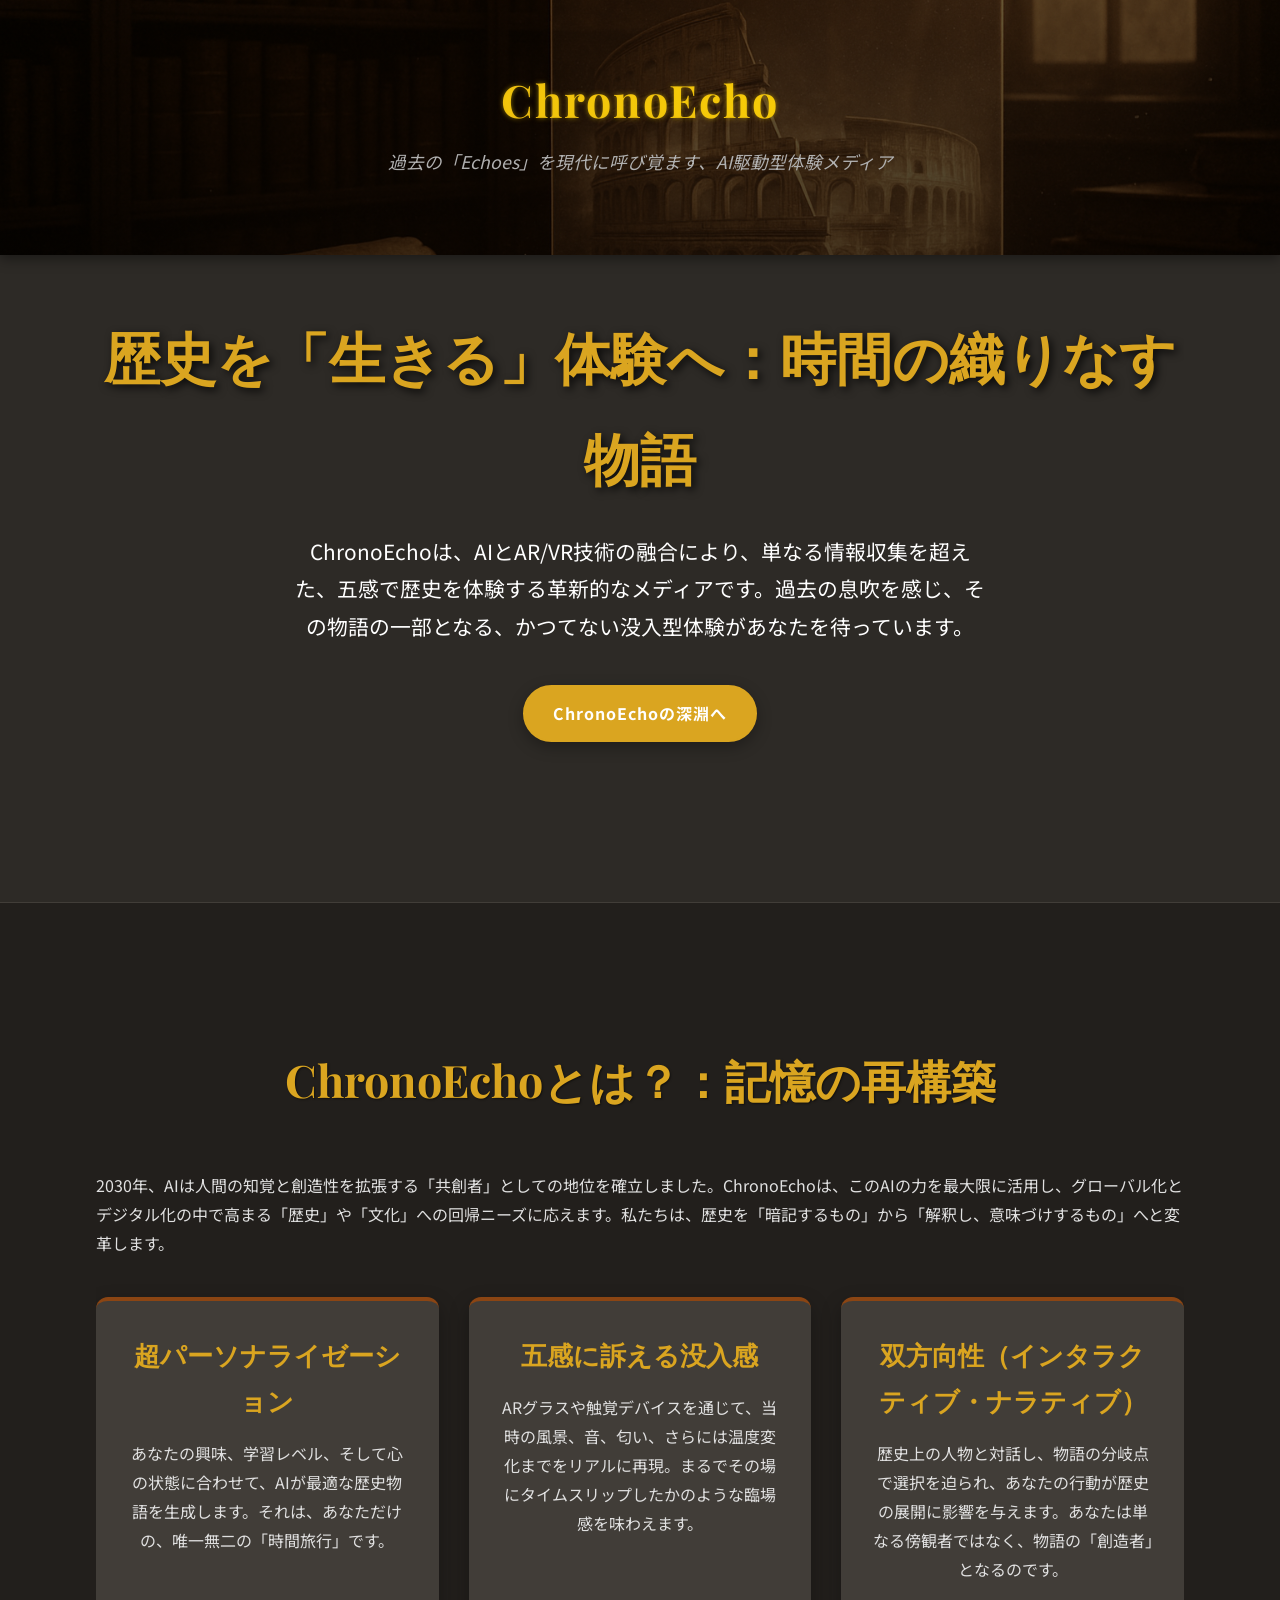
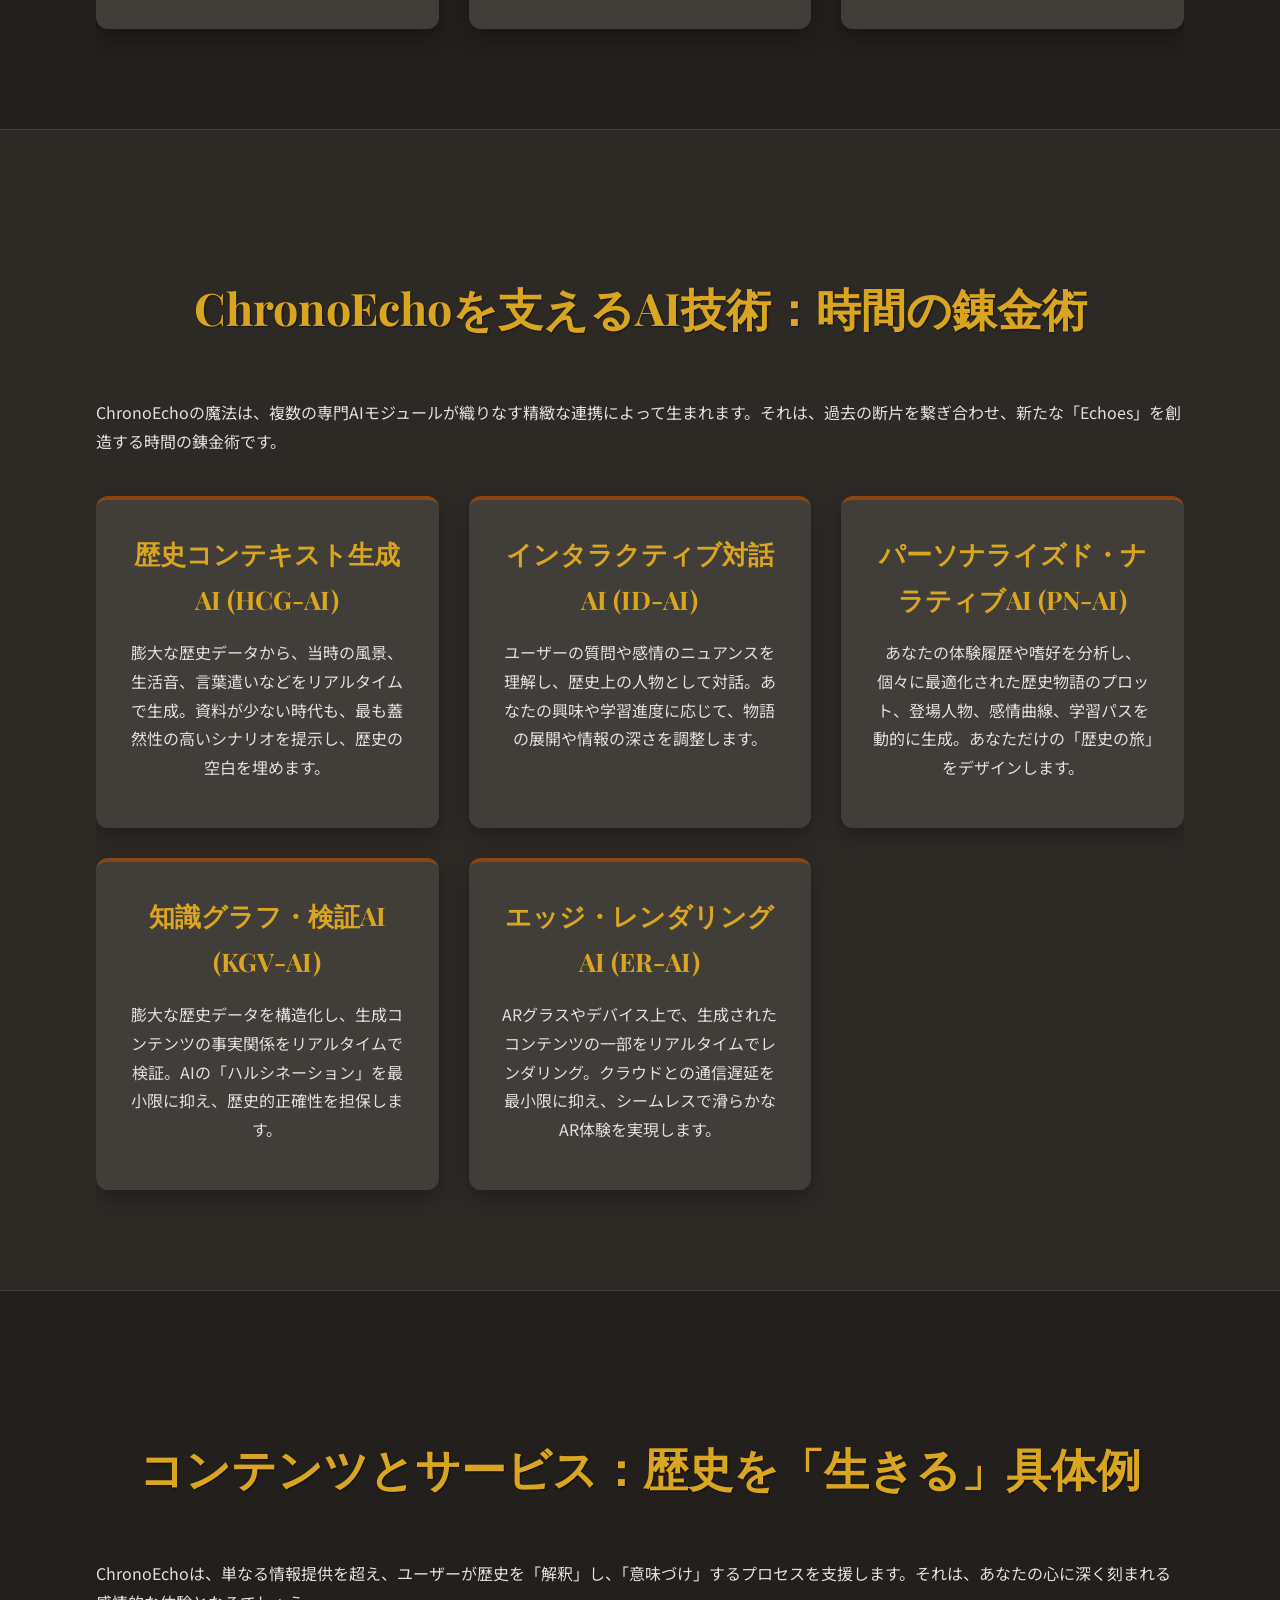
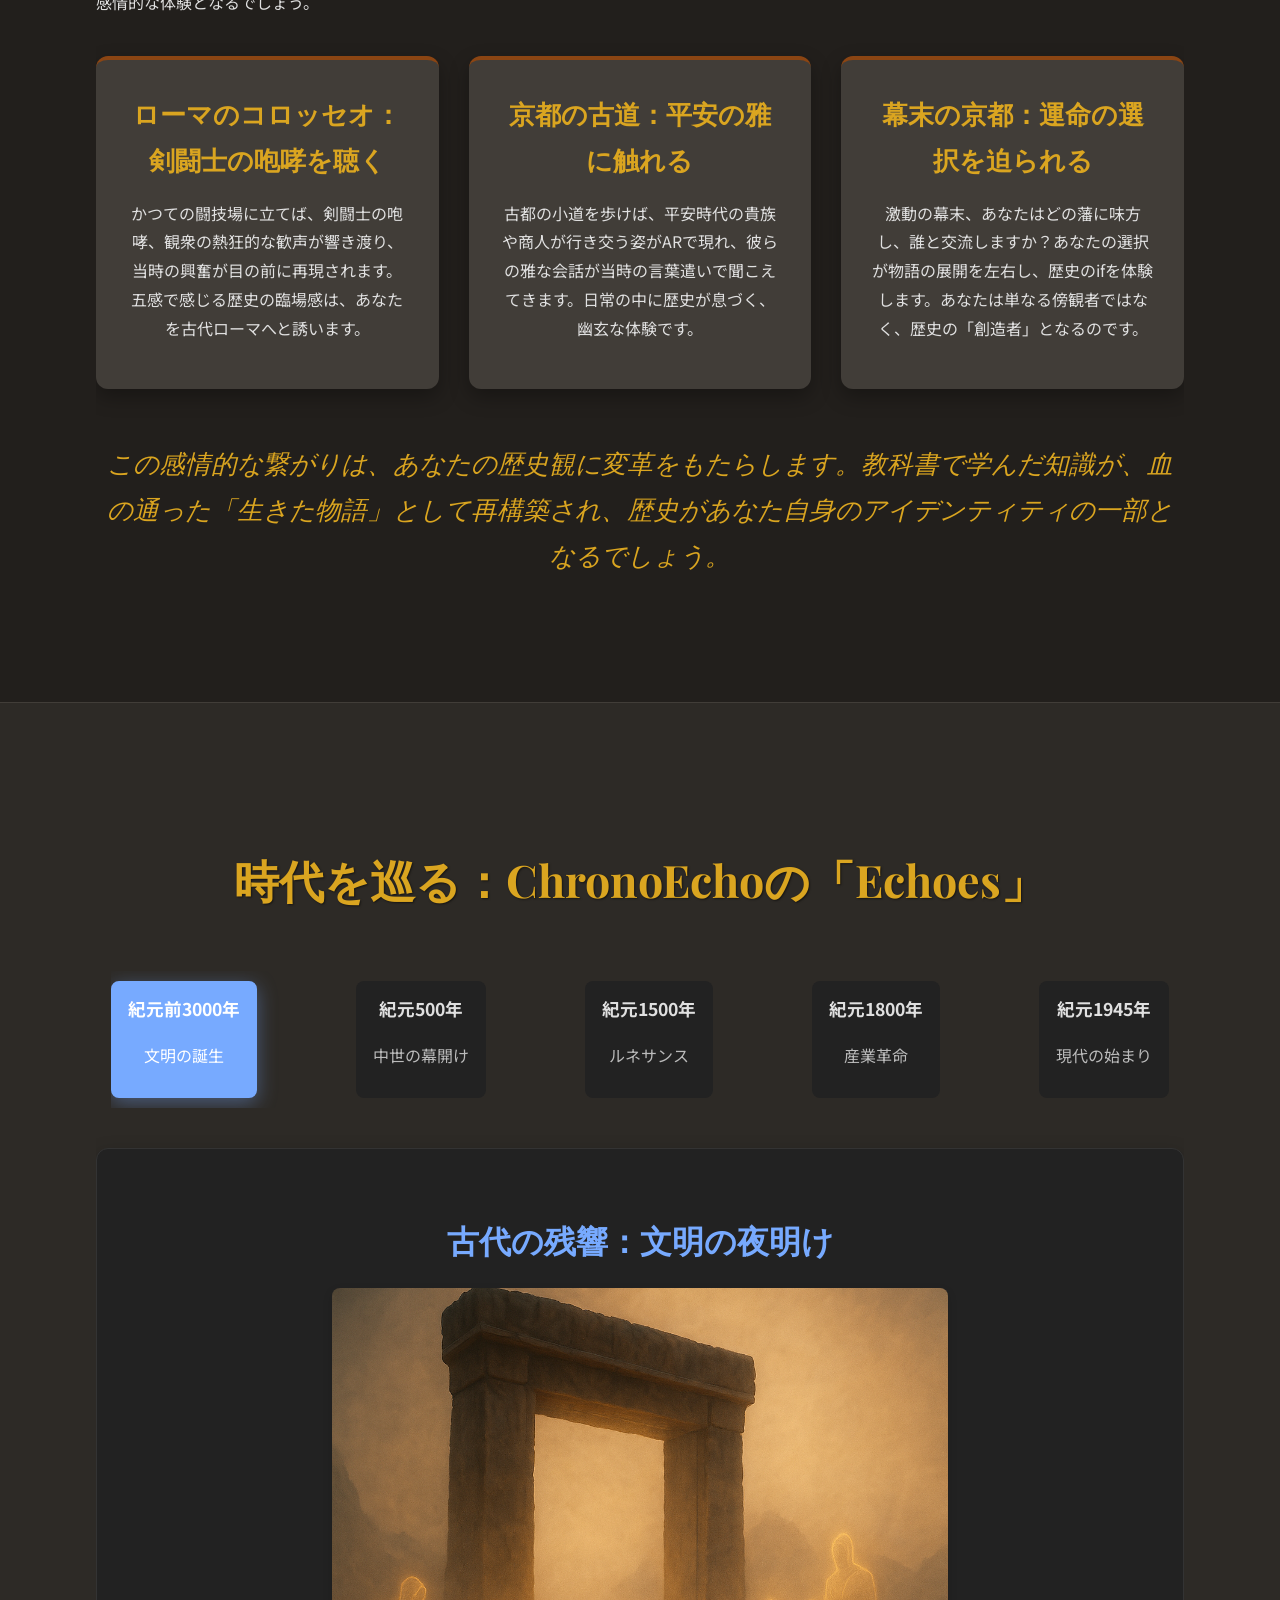
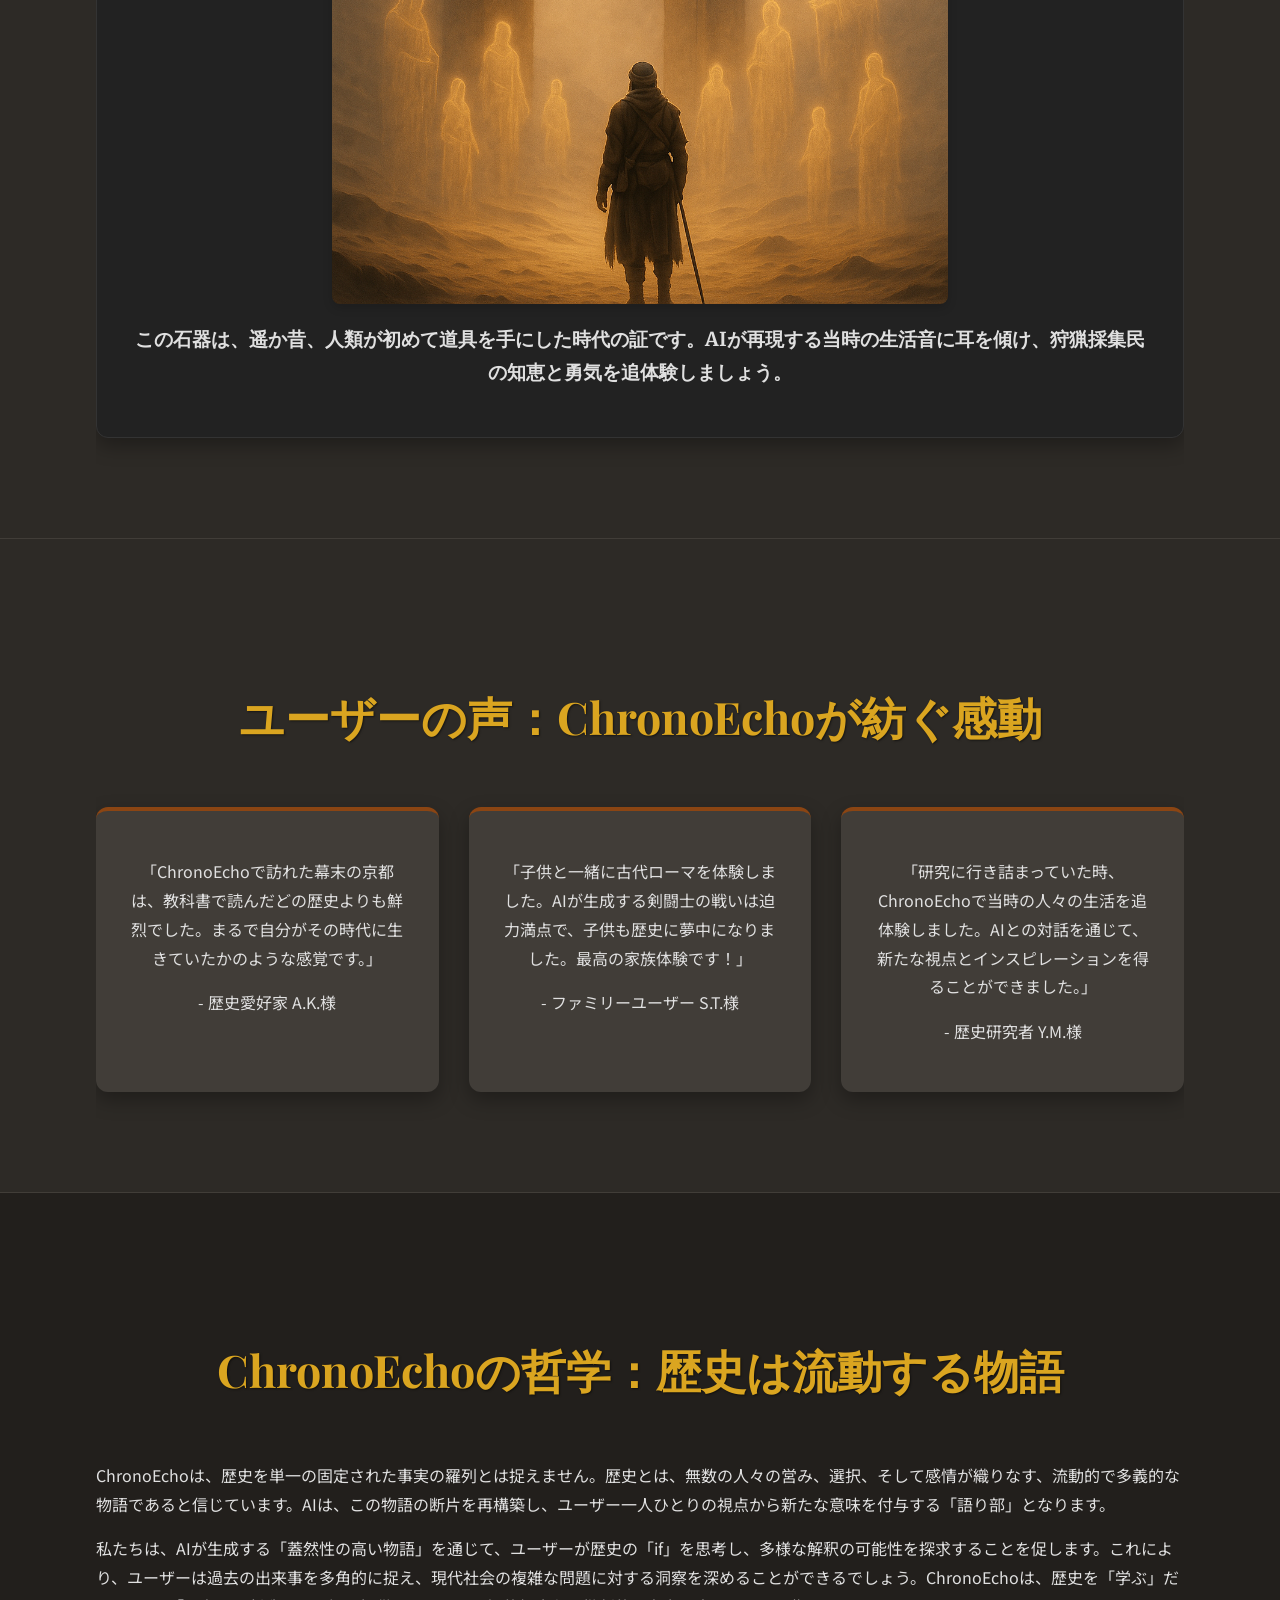
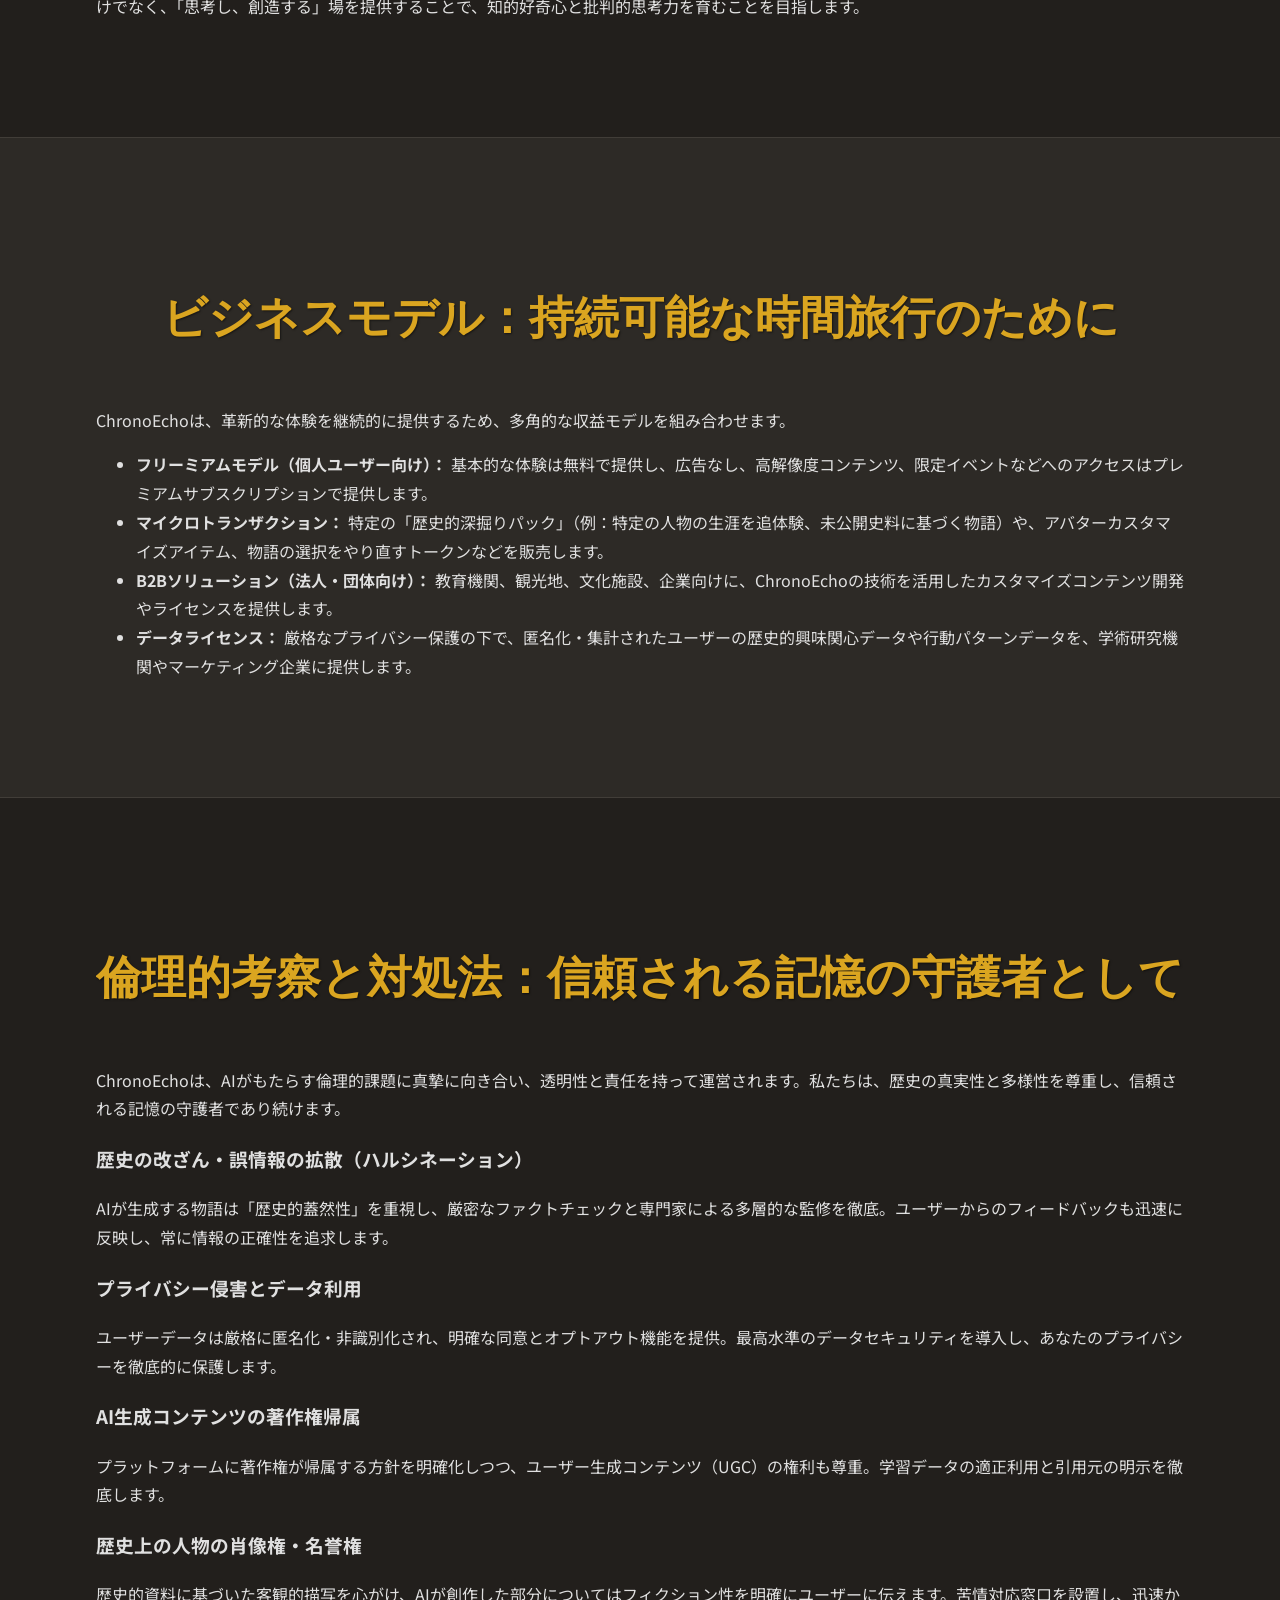
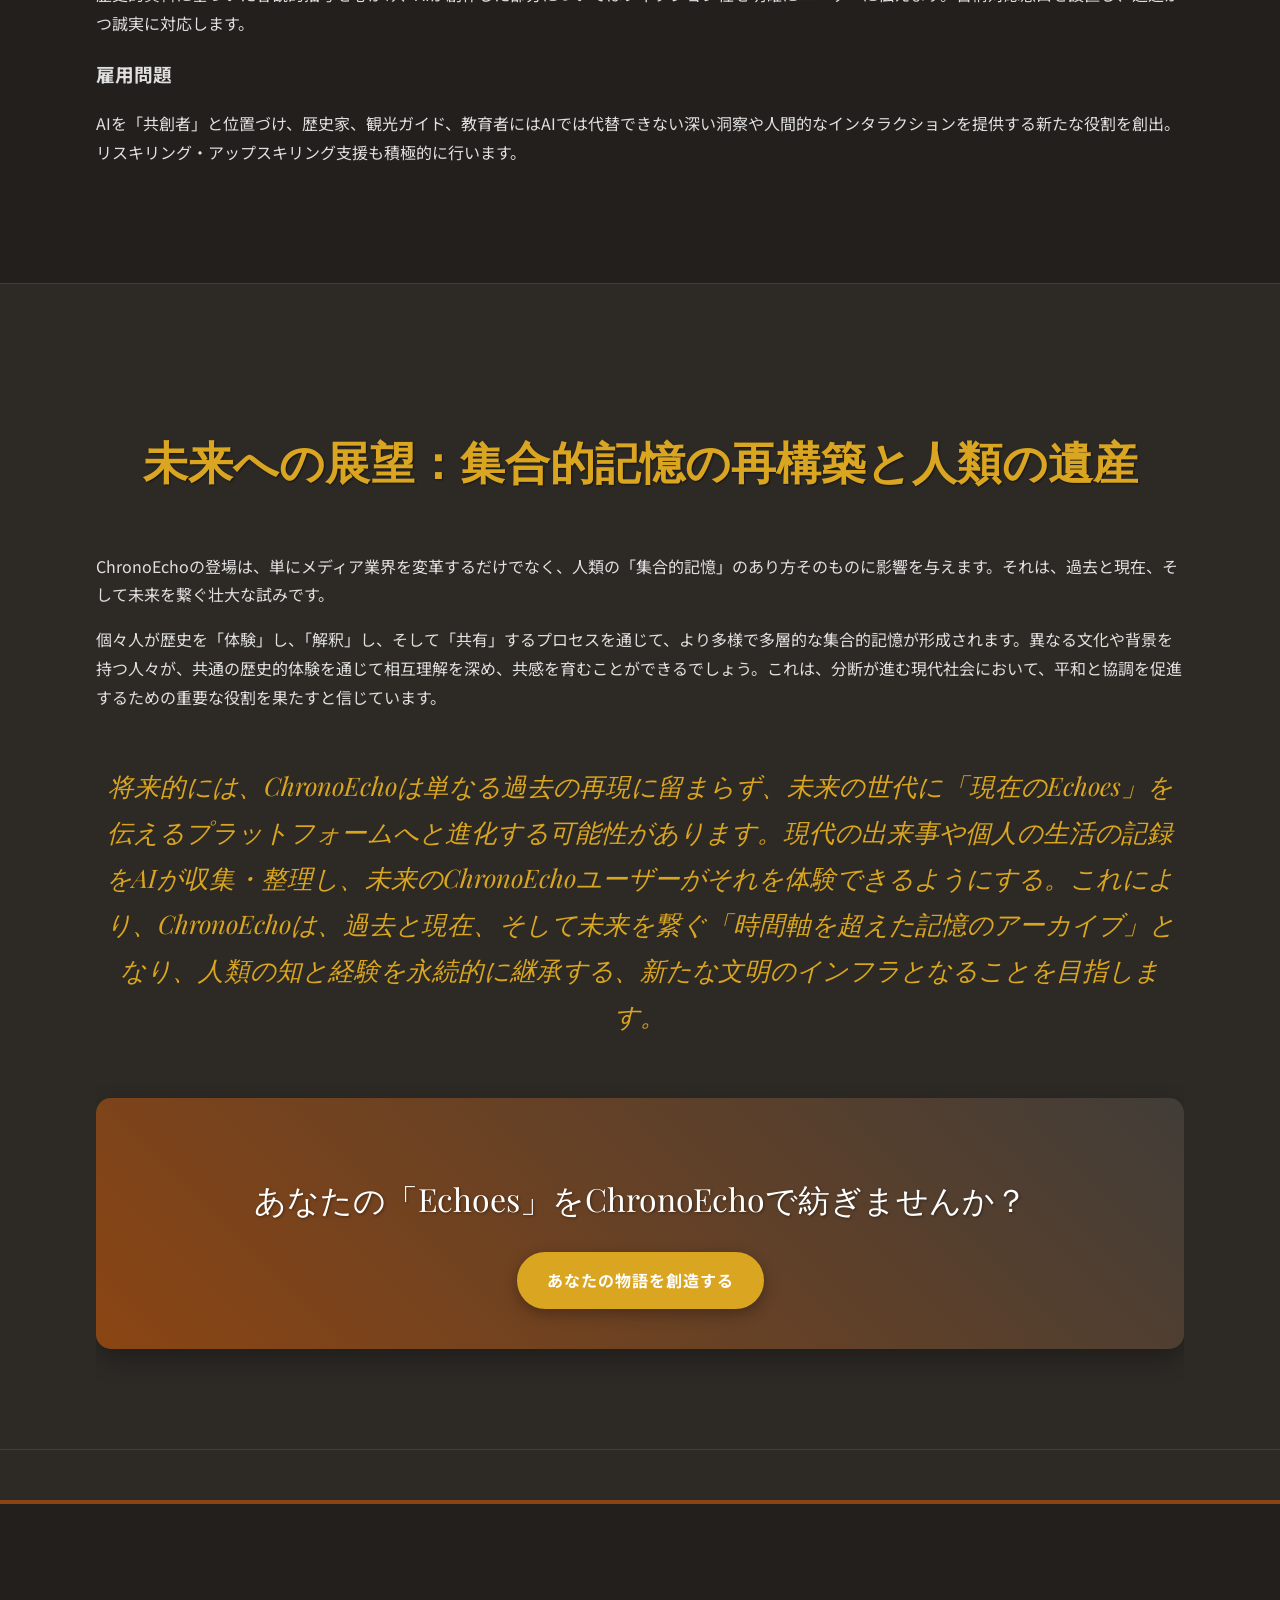
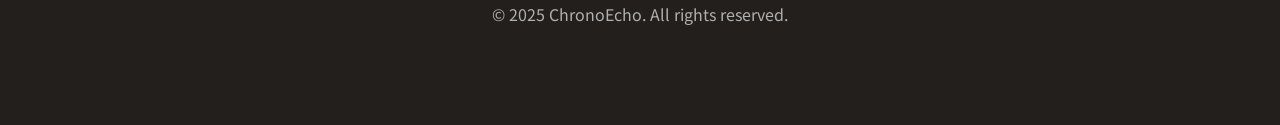
<file: index_v13.html>
<!DOCTYPE html>
<html lang="ja">
<head>
    <meta charset="UTF-8">
    <meta name="viewport" content="width=device-width, initial-scale=1.0">
    <title>メディア論期末課題</title>
    <meta name="description" content="AIと人間の共創による未来のメディア表現に関するメディア論期末課題のウェブサイト。">
    <link rel="stylesheet" href="style_v13.css">
    <link href="https://fonts.googleapis.com/css2?family=Noto+Sans+JP:wght@300;400;700&family=Playfair+Display:wght@700&family=Merriweather:ital,wght@0,300;0,400;0,700;1,300;1,400;1,700&display=swap" rel="stylesheet">
</head>
<body>
    <header>
        <div class="container">
            <h1 class="advanced-logo">
                <span class="logo-chrono">Chrono</span><span class="logo-echo">Echo</span>
            </h1>
            <p class="tagline">過去の「Echoes」を現代に呼び覚ます、AI駆動型体験メディア</p>
        </div>
    </header>

    <main>
        <section id="intro" class="hero">
            <video autoplay loop muted playsinline id="hero-video" preload="auto">
                <source src="Cinematic_Time_Lapse_Video_Ready.mp4" type="video/mp4">
                <!-- Fallback for browsers that don't support the video tag -->
                Your browser does not support the video tag.
            </video>
            <div class="container">
                <h2 class="fade-in">歴史を「生きる」体験へ：時間の織りなす物語</h2>
                <p class="fade-in delay-1">ChronoEchoは、AIとAR/VR技術の融合により、単なる情報収集を超えた、五感で歴史を体験する革新的なメディアです。過去の息吹を感じ、その物語の一部となる、かつてない没入型体験があなたを待っています。</p>
                <a href="#about" class="btn fade-in delay-2">ChronoEchoの深淵へ</a>
            </div>
        </section>

        <section id="about" class="section-dark">
            <div class="container">
                <h2 class="scroll-reveal">ChronoEchoとは？：記憶の再構築</h2>
                <p class="scroll-reveal">2030年、AIは人間の知覚と創造性を拡張する「共創者」としての地位を確立しました。ChronoEchoは、このAIの力を最大限に活用し、グローバル化とデジタル化の中で高まる「歴史」や「文化」への回帰ニーズに応えます。私たちは、歴史を「暗記するもの」から「解釈し、意味づけするもの」へと変革します。</p>
                <div class="features">
                    <div class="feature-item scroll-reveal">
                        <h3>超パーソナライゼーション</h3>
                        <p>あなたの興味、学習レベル、そして心の状態に合わせて、AIが最適な歴史物語を生成します。それは、あなただけの、唯一無二の「時間旅行」です。</p>
                    </div>
                    <div class="feature-item scroll-reveal delay-1">
                        <h3>五感に訴える没入感</h3>
                        <p>ARグラスや触覚デバイスを通じて、当時の風景、音、匂い、さらには温度変化までをリアルに再現。まるでその場にタイムスリップしたかのような臨場感を味わえます。</p>
                    </div>
                    <div class="feature-item scroll-reveal delay-2">
                        <h3>双方向性（インタラクティブ・ナラティブ）</h3>
                        <p>歴史上の人物と対話し、物語の分岐点で選択を迫られ、あなたの行動が歴史の展開に影響を与えます。あなたは単なる傍観者ではなく、物語の「創造者」となるのです。</p>
                    </div>
                </div>
            </div>
        </section>

        <section id="ai-tech" class="section-light">
            <div class="container">
                <h2 class="scroll-reveal">ChronoEchoを支えるAI技術：時間の錬金術</h2>
                <p class="scroll-reveal">ChronoEchoの魔法は、複数の専門AIモジュールが織りなす精緻な連携によって生まれます。それは、過去の断片を繋ぎ合わせ、新たな「Echoes」を創造する時間の錬金術です。</p>
                <div class="tech-grid">
                    <div class="tech-item scroll-reveal">
                        <h3>歴史コンテキスト生成AI (HCG-AI)</h3>
                        <p>膨大な歴史データから、当時の風景、生活音、言葉遣いなどをリアルタイムで生成。資料が少ない時代も、最も蓋然性の高いシナリオを提示し、歴史の空白を埋めます。</p>
                    </div>
                    <div class="tech-item scroll-reveal delay-1">
                        <h3>インタラクティブ対話AI (ID-AI)</h3>
                        <p>ユーザーの質問や感情のニュアンスを理解し、歴史上の人物として対話。あなたの興味や学習進度に応じて、物語の展開や情報の深さを調整します。</p>
                    </div>
                    <div class="tech-item scroll-reveal delay-2">
                        <h3>パーソナライズド・ナラティブAI (PN-AI)</h3>
                        <p>あなたの体験履歴や嗜好を分析し、個々に最適化された歴史物語のプロット、登場人物、感情曲線、学習パスを動的に生成。あなただけの「歴史の旅」をデザインします。</p>
                    </div>
                    <div class="tech-item scroll-reveal">
                        <h3>知識グラフ・検証AI (KGV-AI)</h3>
                        <p>膨大な歴史データを構造化し、生成コンテンツの事実関係をリアルタイムで検証。AIの「ハルシネーション」を最小限に抑え、歴史的正確性を担保します。</p>
                    </div>
                    <div class="tech-item scroll-reveal delay-1">
                        <h3>エッジ・レンダリングAI (ER-AI)</h3>
                        <p>ARグラスやデバイス上で、生成されたコンテンツの一部をリアルタイムでレンダリング。クラウドとの通信遅延を最小限に抑え、シームレスで滑らかなAR体験を実現します。</p>
                    </div>
                </div>
            </div>
        </section>

        <section id="content-service" class="section-dark">
            <div class="container">
                <h2 class="scroll-reveal">コンテンツとサービス：歴史を「生きる」具体例</h2>
                <p class="scroll-reveal">ChronoEchoは、単なる情報提供を超え、ユーザーが歴史を「解釈」し、「意味づけ」するプロセスを支援します。それは、あなたの心に深く刻まれる感情的な体験となるでしょう。</p>
                <div class="content-examples">
                    <div class="example-item scroll-reveal">
                        <h3>ローマのコロッセオ：剣闘士の咆哮を聴く</h3>
                        <p>かつての闘技場に立てば、剣闘士の咆哮、観衆の熱狂的な歓声が響き渡り、当時の興奮が目の前に再現されます。五感で感じる歴史の臨場感は、あなたを古代ローマへと誘います。</p>
                    </div>
                    <div class="example-item scroll-reveal delay-1">
                        <h3>京都の古道：平安の雅に触れる</h3>
                        <p>古都の小道を歩けば、平安時代の貴族や商人が行き交う姿がARで現れ、彼らの雅な会話が当時の言葉遣いで聞こえてきます。日常の中に歴史が息づく、幽玄な体験です。</p>
                    </div>
                    <div class="example-item scroll-reveal delay-2">
                        <h3>幕末の京都：運命の選択を迫られる</h3>
                        <p>激動の幕末、あなたはどの藩に味方し、誰と交流しますか？あなたの選択が物語の展開を左右し、歴史のifを体験します。あなたは単なる傍観者ではなく、歴史の「創造者」となるのです。</p>
                    </div>
                </div>
                <p class="emphasis scroll-reveal">この感情的な繋がりは、あなたの歴史観に変革をもたらします。教科書で学んだ知識が、血の通った「生きた物語」として再構築され、歴史があなた自身のアイデンティティの一部となるでしょう。</p>
            </div>
        </section>

        <section id="era-spotlight" class="section-light">
            <div class="container">
                <h2 class="scroll-reveal">時代を巡る：ChronoEchoの「Echoes」</h2>
                <div id="interactive-timeline">
                    <div class="timeline-events-wrapper">
                        <div class="timeline-events-inner">
                            <div class="timeline-event" data-era="0">
                                <span class="timeline-year">紀元前3000年</span>
                                <p class="timeline-description">文明の誕生</p>
                            </div>
                            <div class="timeline-event" data-era="1">
                                <span class="timeline-year">紀元500年</span>
                                <p class="timeline-description">中世の幕開け</p>
                            </div>
                            <div class="timeline-event" data-era="2">
                                <span class="timeline-year">紀元1500年</span>
                                <p class="timeline-description">ルネサンス</p>
                            </div>
                            <div class="timeline-event" data-era="3">
                                <span class="timeline-year">紀元1800年</span>
                                <p class="timeline-description">産業革命</p>
                            </div>
                            <div class="timeline-event" data-era="4">
                                <span class="timeline-year">紀元1945年</span>
                                <p class="timeline-description">現代の始まり</p>
                            </div>
                        </div>
                    </div>
                </div>
                <div class="era-content">
                    <div class="era-item" id="era-0">
                        <h3>古代の残響：文明の夜明け</h3>
                        <img src="20250715_1413_Mystical Gateway Encounter_remix_01k067x0a5f6vrqq1cdftke1z0.png" alt="古代の遺物" class="artifact-image scroll-reveal memory-fragment">
                        <p class="artifact-story scroll-reveal">この石器は、遥か昔、人類が初めて道具を手にした時代の証です。AIが再現する当時の生活音に耳を傾け、狩猟採集民の知恵と勇気を追体験しましょう。</p>
                    </div>
                    <div class="era-item" id="era-1">
                        <h3>中世の残響：騎士と城壁の物語</h3>
                        <img src="5ac4baf0-ff7b-4b52-9e42-0e42d35285f5.jpg" alt="中世の城" class="artifact-image scroll-reveal memory-fragment">
                        <p class="artifact-story scroll-reveal">堅牢な城壁の向こうには、騎士たちの忠誠と裏切り、そして民衆の祈りが響き渡っていました。AIが紡ぐ中世の物語に、あなたの運命を委ねてみませんか？</p>
                    </div>
                    <div class="era-item" id="era-2">
                        <h3>近世の残響：ルネサンスの輝き</h3>
                        <img src="20250715_1412_Enlightenment Journey in Cathedral_remix_01k067xmwpf01tawwexvqx1hj3.png" alt="ルネサンス美術" class="artifact-image scroll-reveal memory-fragment">
                        <p class="artifact-story scroll-reveal">芸術と科学が花開いたルネサンス期。この絵画に込められた画家の情熱、そして当時の人々の息遣いをAIが再現します。新たな発見があなたを待っています。</p>
                    </div>
                    <div class="era-item" id="era-3">
                        <h3>近代の残響：産業革命の鼓動</h3>
                        <img src="20250715_1406_Steampunk Holographic Journey_simple_compose_01k067k4bpe5wvd5pg4558a3fs.png" alt="産業革命の工場" class="artifact-image scroll-reveal memory-fragment">
                        <p class="artifact-story scroll-reveal">蒸気機関の轟音、そして人々の希望と苦悩が交錯した近代。AIが再現する当時の街並みを歩き、産業革命がもたらした社会の変化を肌で感じてください。</p>
                    </div>
                    <div class="era-item" id="era-4">
                        <h3>現代の残響：情報化社会の光と影</h3>
                        <img src="20250715_1410_Futuristic Neon Metropolis_simple_compose_01k067s3wdfe5b4vmwnpay7vqy.png" alt="現代の都市景観" class="artifact-image scroll-reveal memory-fragment">
                        <p class="artifact-story scroll-reveal">私たちが生きる現代も、やがて歴史となる。AIは、今日の出来事を未来の世代に伝える「Echoes」としてアーカイブします。あなたの「今」も、未来の歴史の一部となるでしょう。</p>
                    </div>
                </div>
            </div>
        </section>

        <section id="testimonials" class="section-light">
            <div class="container">
                <h2 class="scroll-reveal">ユーザーの声：ChronoEchoが紡ぐ感動</h2>
                <div class="testimonial-grid">
                    <div class="testimonial-item scroll-reveal">
                        <p>「ChronoEchoで訪れた幕末の京都は、教科書で読んだどの歴史よりも鮮烈でした。まるで自分がその時代に生きていたかのような感覚です。」</p>
                        <p class="author">- 歴史愛好家 A.K.様</p>
                    </div>
                    <div class="testimonial-item scroll-reveal delay-1">
                        <p>「子供と一緒に古代ローマを体験しました。AIが生成する剣闘士の戦いは迫力満点で、子供も歴史に夢中になりました。最高の家族体験です！」</p>
                        <p class="author">- ファミリーユーザー S.T.様</p>
                    </div>
                    <div class="testimonial-item scroll-reveal delay-2">
                        <p>「研究に行き詰まっていた時、ChronoEchoで当時の人々の生活を追体験しました。AIとの対話を通じて、新たな視点とインスピレーションを得ることができました。」</p>
                        <p class="author">- 歴史研究者 Y.M.様</p>
                    </div>
                </div>
            </div>
        </section>

        <section id="philosophy" class="section-dark">
            <div class="container">
                <h2 class="scroll-reveal">ChronoEchoの哲学：歴史は流動する物語</h2>
                <p class="scroll-reveal">ChronoEchoは、歴史を単一の固定された事実の羅列とは捉えません。歴史とは、無数の人々の営み、選択、そして感情が織りなす、流動的で多義的な物語であると信じています。AIは、この物語の断片を再構築し、ユーザー一人ひとりの視点から新たな意味を付与する「語り部」となります。</p>
                <p class="scroll-reveal delay-1">私たちは、AIが生成する「蓋然性の高い物語」を通じて、ユーザーが歴史の「if」を思考し、多様な解釈の可能性を探求することを促します。これにより、ユーザーは過去の出来事を多角的に捉え、現代社会の複雑な問題に対する洞察を深めることができるでしょう。ChronoEchoは、歴史を「学ぶ」だけでなく、「思考し、創造する」場を提供することで、知的好奇心と批判的思考力を育むことを目指します。</p>
            </div>
        </section>

        <section id="business-model" class="section-light">
            <div class="container">
                <h2 class="scroll-reveal">ビジネスモデル：持続可能な時間旅行のために</h2>
                <p class="scroll-reveal">ChronoEchoは、革新的な体験を継続的に提供するため、多角的な収益モデルを組み合わせます。</p>
                <ul>
                    <li class="scroll-reveal"><strong>フリーミアムモデル（個人ユーザー向け）：</strong> 基本的な体験は無料で提供し、広告なし、高解像度コンテンツ、限定イベントなどへのアクセスはプレミアムサブスクリプションで提供します。</li>
                    <li class="scroll-reveal delay-1"><strong>マイクロトランザクション：</strong> 特定の「歴史的深掘りパック」（例：特定の人物の生涯を追体験、未公開史料に基づく物語）や、アバターカスタマイズアイテム、物語の選択をやり直すトークンなどを販売します。</li>
                    <li class="scroll-reveal delay-2"><strong>B2Bソリューション（法人・団体向け）：</strong> 教育機関、観光地、文化施設、企業向けに、ChronoEchoの技術を活用したカスタマイズコンテンツ開発やライセンスを提供します。</li>
                    <li class="scroll-reveal delay-3"><strong>データライセンス：</strong> 厳格なプライバシー保護の下で、匿名化・集計されたユーザーの歴史的興味関心データや行動パターンデータを、学術研究機関やマーケティング企業に提供します。</li>
                </ul>
            </div>
        </section>

        <section id="ethics" class="section-dark">
            <div class="container">
                <h2 class="scroll-reveal">倫理的考察と対処法：信頼される記憶の守護者として</h2>
                <p class="scroll-reveal">ChronoEchoは、AIがもたらす倫理的課題に真摯に向き合い、透明性と責任を持って運営されます。私たちは、歴史の真実性と多様性を尊重し、信頼される記憶の守護者であり続けます。</p>
                <div class="ethics-points">
                    <div class="ethics-item scroll-reveal">
                        <h3>歴史の改ざん・誤情報の拡散（ハルシネーション）</h3>
                        <p>AIが生成する物語は「歴史的蓋然性」を重視し、厳密なファクトチェックと専門家による多層的な監修を徹底。ユーザーからのフィードバックも迅速に反映し、常に情報の正確性を追求します。</p>
                    </div>
                    <div class="ethics-item scroll-reveal delay-1">
                        <h3>プライバシー侵害とデータ利用</h3>
                        <p>ユーザーデータは厳格に匿名化・非識別化され、明確な同意とオプトアウト機能を提供。最高水準のデータセキュリティを導入し、あなたのプライバシーを徹底的に保護します。</p>
                    </div>
                    <div class="ethics-item scroll-reveal delay-2">
                        <h3>AI生成コンテンツの著作権帰属</h3>
                        <p>プラットフォームに著作権が帰属する方針を明確化しつつ、ユーザー生成コンテンツ（UGC）の権利も尊重。学習データの適正利用と引用元の明示を徹底します。</p>
                    </div>
                    <div class="ethics-item scroll-reveal">
                        <h3>歴史上の人物の肖像権・名誉権</h3>
                        <p>歴史的資料に基づいた客観的描写を心がけ、AIが創作した部分についてはフィクション性を明確にユーザーに伝えます。苦情対応窓口を設置し、迅速かつ誠実に対応します。</p>
                    </div>
                    <div class="ethics-item scroll-reveal delay-1">
                        <h3>雇用問題</h3>
                        <p>AIを「共創者」と位置づけ、歴史家、観光ガイド、教育者にはAIでは代替できない深い洞察や人間的なインタラクションを提供する新たな役割を創出。リスキリング・アップスキリング支援も積極的に行います。</p>
                    </div>
                </div>
            </div>
        </section>

        <section id="future" class="section-light">
            <div class="container">
                <h2 class="scroll-reveal">未来への展望：集合的記憶の再構築と人類の遺産</h2>
                <p class="scroll-reveal">ChronoEchoの登場は、単にメディア業界を変革するだけでなく、人類の「集合的記憶」のあり方そのものに影響を与えます。それは、過去と現在、そして未来を繋ぐ壮大な試みです。</p>
                <p class="scroll-reveal delay-1">個々人が歴史を「体験」し、「解釈」し、そして「共有」するプロセスを通じて、より多様で多層的な集合的記憶が形成されます。異なる文化や背景を持つ人々が、共通の歴史的体験を通じて相互理解を深め、共感を育むことができるでしょう。これは、分断が進む現代社会において、平和と協調を促進するための重要な役割を果たすと信じています。</p>
                <p class="emphasis scroll-reveal delay-2">将来的には、ChronoEchoは単なる過去の再現に留まらず、未来の世代に「現在のEchoes」を伝えるプラットフォームへと進化する可能性があります。現代の出来事や個人の生活の記録をAIが収集・整理し、未来のChronoEchoユーザーがそれを体験できるようにする。これにより、ChronoEchoは、過去と現在、そして未来を繋ぐ「時間軸を超えた記憶のアーカイブ」となり、人類の知と経験を永続的に継承する、新たな文明のインフラとなることを目指します。</p>
                <div class="call-to-action scroll-reveal">
                    <p>あなたの「Echoes」をChronoEchoで紡ぎませんか？</p>
                    <a href="#" class="btn" id="create-echo-btn">あなたの物語を創造する</a>
                </div>
            </div>
        </section>
    </main>

    <footer>
        <div class="container">
            <p>&copy; 2025 ChronoEcho. All rights reserved.</p>
        </div>
    </footer>

    <script src="script_v13.js"></script>
</body>
</html>
</file>
<file: style_v13.css>
/* style_v14.css */

/* --- 基本設定と変数 --- */
:root {
    --font-heading: 'Playfair Display', serif;
    --font-body: 'Noto Sans JP', sans-serif;
    --color-background: #2d2a26; /* 温かみのあるダークブラウン */
    --color-surface: #413d38;   /* 少し明るいブラウン */
    --color-text: #e0e0e0;
    --color-text-muted: #b0b0b0;
    --color-primary: #DAA520;   /* ノスタルジックなゴールド */
    --color-secondary: #8B4513; /* 落ち着いたブラウン */
    --color-accent: #FFD700;    /* 明るいゴールド */
}

body {
    font-family: var(--font-body);
    margin: 0;
    padding: 0;
    background-color: var(--color-background);
    color: var(--color-text);
    line-height: 1.8;
    scroll-behavior: smooth;
    overflow-x: hidden;
    padding-top: 100px; /* 固定ヘッダーのためのスペース */
}

.container {
    width: 85%;
    max-width: 1100px;
    margin: auto;
    overflow: hidden;
    padding: 40px 0;
}

/* --- ヘッダー --- */
header {
    background: linear-gradient(rgba(0, 0, 0, 0.6), rgba(0, 0, 0, 0.7)), url('20250716_1400_Nostalgic Future in Library_simple_compose_01k08sn0tkf33s3b89ssvq8hhe.png') no-repeat center center/cover;
    color: #fff;
    text-align: center;
    box-shadow: 0 4px 12px rgba(0, 0, 0, 0.4);
    position: fixed; /* ヘッダーを固定 */
    top: 0;
    left: 0;
    width: 100%;
    z-index: 1000;
    padding: 20px 0;
    transition: padding 0.3s ease;
}

.advanced-logo {
    font-family: var(--font-heading);
    font-size: 2.8em;
    letter-spacing: 2px;
    color: transparent;
    background: linear-gradient(45deg, var(--color-primary), var(--color-accent));
    -webkit-background-clip: text;
    background-clip: text;
    text-shadow: 0 0 5px rgba(255, 215, 0, 0.5);
    margin: 0;
    padding: 0;
}

.tagline {
    font-family: var(--font-body);
    font-style: italic;
    font-size: 1.1em;
    margin-top: 5px;
    color: var(--color-text-muted);
}

/* --- ナビゲーション --- */
.main-nav {
    margin-top: 15px;
}

.main-nav ul {
    list-style: none;
    padding: 0;
    margin: 0;
    display: flex;
    justify-content: center;
    gap: 25px;
}

.main-nav a {
    color: #fff;
    text-decoration: none;
    font-weight: bold;
    transition: color 0.3s, text-shadow 0.3s;
    padding-bottom: 5px;
    border-bottom: 2px solid transparent;
}

.main-nav a:hover, .main-nav a.active {
    color: var(--color-accent);
    text-shadow: 0 0 8px var(--color-accent);
    border-bottom-color: var(--color-accent);
}

/* --- ヒーローセクション --- */
.hero {
    color: #fff;
    text-align: center;
    padding: 120px 0;
    position: relative;
    overflow: hidden;
}

.hero video {
    position: absolute;
    top: 50%;
    left: 50%;
    min-width: 100%;
    min-height: 100%;
    width: auto;
    height: auto;
    z-index: -1;
    transform: translateX(-50%) translateY(-50%);
    background-size: cover;
    opacity: 0.5; /* 動画を少し暗くしてテキストを読みやすく */
}

.hero h2 {
    font-family: var(--font-heading);
    font-size: 3.5em;
    margin-bottom: 25px;
    text-shadow: 3px 3px 8px rgba(0, 0, 0, 0.8);
}

.hero p {
    font-size: 1.3em;
    margin-bottom: 40px;
    max-width: 700px;
    margin-left: auto;
    margin-right: auto;
}

/* --- ボタン --- */
.btn {
    display: inline-block;
    color: #fff;
    background: var(--color-primary);
    padding: 12px 28px;
    text-decoration: none;
    border-radius: 50px;
    transition: all 0.4s ease;
    font-weight: bold;
    letter-spacing: 1px;
    border: 2px solid var(--color-primary);
    box-shadow: 0 5px 15px rgba(0, 0, 0, 0.3);
}

.btn:hover {
    background: var(--color-accent);
    border-color: var(--color-accent);
    transform: translateY(-3px);
    box-shadow: 0 8px 20px rgba(255, 215, 0, 0.4);
}

/* Call to Action Button (特別デザイン) */
.btn-cta {
    background: linear-gradient(45deg, var(--color-primary), var(--color-accent));
    color: #1a1a1a;
    padding: 18px 40px;
    font-size: 1.2em;
    box-shadow: 0 8px 25px rgba(255, 215, 0, 0.3);
    border: none;
}

.btn-cta:hover {
    transform: translateY(-5px) scale(1.05);
    box-shadow: 0 12px 30px rgba(255, 215, 0, 0.5);
}


/* --- セクション共通スタイル --- */
section {
    padding: 60px 0;
    position: relative;
    overflow: hidden;
    border-bottom: 1px solid #413d38;
}

.section-dark {
    background: #221f1c; /* さらに暗いブラウン */
}

.parallax-bg {
    background-image: url('20250716_1400_Nostalgic Future in Library_simple_compose_01k08sn0tkf33s3b89ssvq8hhe.png');
    background-attachment: fixed;
    background-position: center;
    background-size: cover;
    background-repeat: no-repeat;
    position: relative;
    z-index: 1;
}

.parallax-bg::before {
    content: '';
    position: absolute;
    top: 0;
    left: 0;
    width: 100%;
    height: 100%;
    background-color: rgba(0, 0, 0, 0.6); /* 半透明の黒いオーバーレイ */
    z-index: -1;
}

section h2 {
    text-align: center;
    font-family: var(--font-heading);
    font-size: 2.8em;
    margin-bottom: 50px;
    color: var(--color-primary);
    text-shadow: 1px 1px 2px rgba(0, 0, 0, 0.5);
}

/* --- カードスタイル (Feature, Tech, Example) --- */
.features, .tech-grid, .content-examples, .testimonial-grid {
    display: grid;
    grid-template-columns: repeat(auto-fit, minmax(280px, 1fr));
    gap: 30px;
    margin-top: 40px;
}

.feature-item, .tech-item, .example-item, .testimonial-item {
    background: var(--color-surface);
    padding: 30px;
    border-radius: 12px;
    box-shadow: 0 8px 20px rgba(0, 0, 0, 0.3);
    text-align: center;
    transition: all 0.4s ease;
    border-top: 4px solid var(--color-secondary);
}

.feature-item .feature-icon,
.tech-item .feature-icon,
.example-item .feature-icon {
    width: calc(100% + 40px); /* 親要素の幅 + 左右のパディングから余白を引いた分 */
    height: auto; /* アスペクト比を維持し、切り取らない */
    margin-left: -20px; /* 左のパディング分から余白を引いた分だけずらす */
    margin-right: -20px; /* 右のパディング分から余白を引いた分だけずらす */
    margin-top: -20px; /* 上のパディング分から余白を引いた分だけずらす */
    margin-bottom: 15px;
    border-top-left-radius: 12px;
    border-top-right-radius: 12px;
    border-bottom-left-radius: 0;
    border-bottom-right-radius: 0;
    box-shadow: 0 4px 10px rgba(0, 0, 0, 0.2);
    display: block;
}

.feature-item:hover, .tech-item:hover, .example-item:hover, .testimonial-item:hover {
    transform: translateY(-10px);
    box-shadow: 0 15px 30px rgba(0, 0, 0, 0.4);
    border-top-color: var(--color-primary);
}

.feature-item h3, .tech-item h3, .example-item h3 {
    font-family: var(--font-heading);
    color: var(--color-primary);
    font-size: 1.6em;
    margin-top: 0;
    margin-bottom: 15px;
}

/* --- アコーディオンUI --- */
.accordion-container {
    display: flex;
    flex-direction: column;
    gap: 15px;
    max-width: 800px;
    margin: 40px auto;
}

.accordion-item {
    background: var(--color-surface);
    border-radius: 8px;
    border-left: 5px solid var(--color-secondary);
    transition: background-color 0.3s;
}

.accordion-item[open] {
    border-left-color: var(--color-primary);
}

.accordion-item summary {
    font-family: var(--font-heading);
    font-size: 1.3em;
    font-weight: bold;
    padding: 20px;
    cursor: pointer;
    outline: none;
    color: var(--color-primary);
    position: relative;
    transition: color 0.3s;
}

.accordion-item summary::marker {
    content: ''; /* デフォルトのマーカーを非表示 */
}

.accordion-item summary::-webkit-details-marker {
    display: none; /* Safari用のマーカー非表示 */
}

.accordion-item summary:after {
    content: '+';
    position: absolute;
    right: 20px;
    font-size: 1.5em;
    transition: transform 0.3s ease;
}

.accordion-item[open] summary:after {
    transform: rotate(45deg);
}

.accordion-content {
    padding: 0 20px 20px 20px;
    color: var(--color-text-muted);
}

/* --- タイムライン --- */
#interactive-timeline {
    display: flex;
    align-items: center;
    justify-content: center;
    margin-bottom: 40px;
    position: relative;
}

.timeline-events-wrapper {
    flex-grow: 1;
    overflow-x: auto; /* Allow horizontal scroll */
    margin: 0 15px;
    -webkit-overflow-scrolling: touch; /* Smooth scrolling on iOS */
    -ms-overflow-style: none; /* Hide scrollbar on IE and Edge */
    scrollbar-width: none; /* Hide scrollbar on Firefox */
}

.timeline-events-wrapper::-webkit-scrollbar {
    display: none; /* Hide scrollbar on WebKit */
}

.timeline-events-inner {
    display: flex;
    justify-content: space-between;
    gap: 20px;
    padding: 10px 0;
    scroll-behavior: smooth;
}

.timeline-event {
    flex-shrink: 0;
    text-align: center;
    padding: 10px 15px;
    border-radius: 8px;
    background: #222222;
    color: #e0e0e0;
    cursor: pointer;
    transition: all 0.3s ease;
    border: 2px solid transparent;
}

.timeline-event:hover {
    transform: translateY(-5px);
    box-shadow: 0 5px 15px rgba(0, 0, 0, 0.1);
}

.timeline-event.active {
    border-color: var(--main-accent-color, #77aaff);
    background: var(--main-accent-color, #77aaff);
    color: #fff;
    box-shadow: 0 5px 20px rgba(119, 170, 255, 0.4);
}

.timeline-event.active .timeline-year,
.timeline-event.active .timeline-description {
    color: #fff;
}

.timeline-year {
    font-weight: bold;
    font-size: 1.1em;
    display: block;
    margin-bottom: 5px;
}

.timeline-description {
    font-size: 1em;
    color: #bbb;
}

.era-content {
    margin-top: 30px;
    text-align: center;
}

.era-item {
    background: #222222;
    padding: 30px;
    border-radius: 12px;
    box-shadow: 0 8px 20px rgba(0, 0, 0, 0.3);
    border: 1px solid #333;
}

.era-item h3 {
    font-family: 'Playfair Display', serif;
    color: var(--main-accent-color, #77aaff);
    font-size: 2em;
    margin-bottom: 20px;
}

.artifact-image {
    max-width: 60%;
    height: auto;
    border-radius: 8px;
    margin-bottom: 20px;
    box-shadow: 0 4px 10px rgba(0, 0, 0, 0.15);
    cursor: pointer;
    transition: transform 0.3s ease;
    display: block;
    margin: 0 auto;
}

.artifact-image:hover {
    transform: scale(1.03);
}

.artifact-story {
    font-family: 'Merriweather', serif;
    font-size: 1.2em;
    font-weight: bold;
    line-height: 1.7;
}

/* Era-specific visual styles */
body.era-0-active { --main-accent-color: #77aaff; --light-accent-color: #aaffff; }
body.era-1-active { --main-accent-color: #8B4513; --light-accent-color: #A0522D; }
body.era-2-active { --main-accent-color: #DAA520; --light-accent-color: #FFD700; }
body.era-3-active { --main-accent-color: #5F9EA0; --light-accent-color: #87CEEB; }
body.era-4-active { --main-accent-color: #4682B4; --light-accent-color: #6A5ACD; }

/* --- フッター --- */
footer {
    background: #221f1c;
    color: var(--color-text-muted);
    text-align: center;
    padding: 40px 0;
    margin-top: 50px;
    border-top: 4px solid var(--color-secondary);
}

/* --- その他 --- */
.emphasis {
    font-family: var(--font-heading);
    font-style: italic;
    text-align: center;
    margin-top: 50px;
    font-size: 1.6em;
    color: var(--color-primary);
}

.call-to-action {
    text-align: center;
    margin-top: 60px;
    padding: 40px;
    background: linear-gradient(45deg, var(--color-secondary), var(--color-surface));
    border-radius: 15px;
    box-shadow: 0 10px 25px rgba(0, 0, 0, 0.3);
    color: #fff;
}

.call-to-action p {
    font-family: var(--font-heading);
    font-size: 2em;
    margin-bottom: 25px;
    text-shadow: 1px 1px 3px rgba(0, 0, 0, 0.4);
}

/* --- レスポンシブ対応 --- */
@media (max-width: 768px) {
    body {
        padding-top: 80px; /* ヘッダーの高さを調整 */
    }
    header {
        padding: 15px 0;
    }
    .advanced-logo {
        font-size: 2.2em;
    }
    .main-nav {
        display: none; /* シンプルにするため、モバイルでは非表示に（ハンバーガーメニュー化が理想） */
    }
    .hero h2 {
        font-size: 2.5em;
    }
    section h2 {
        font-size: 2.2em;
    }
}
</file>
